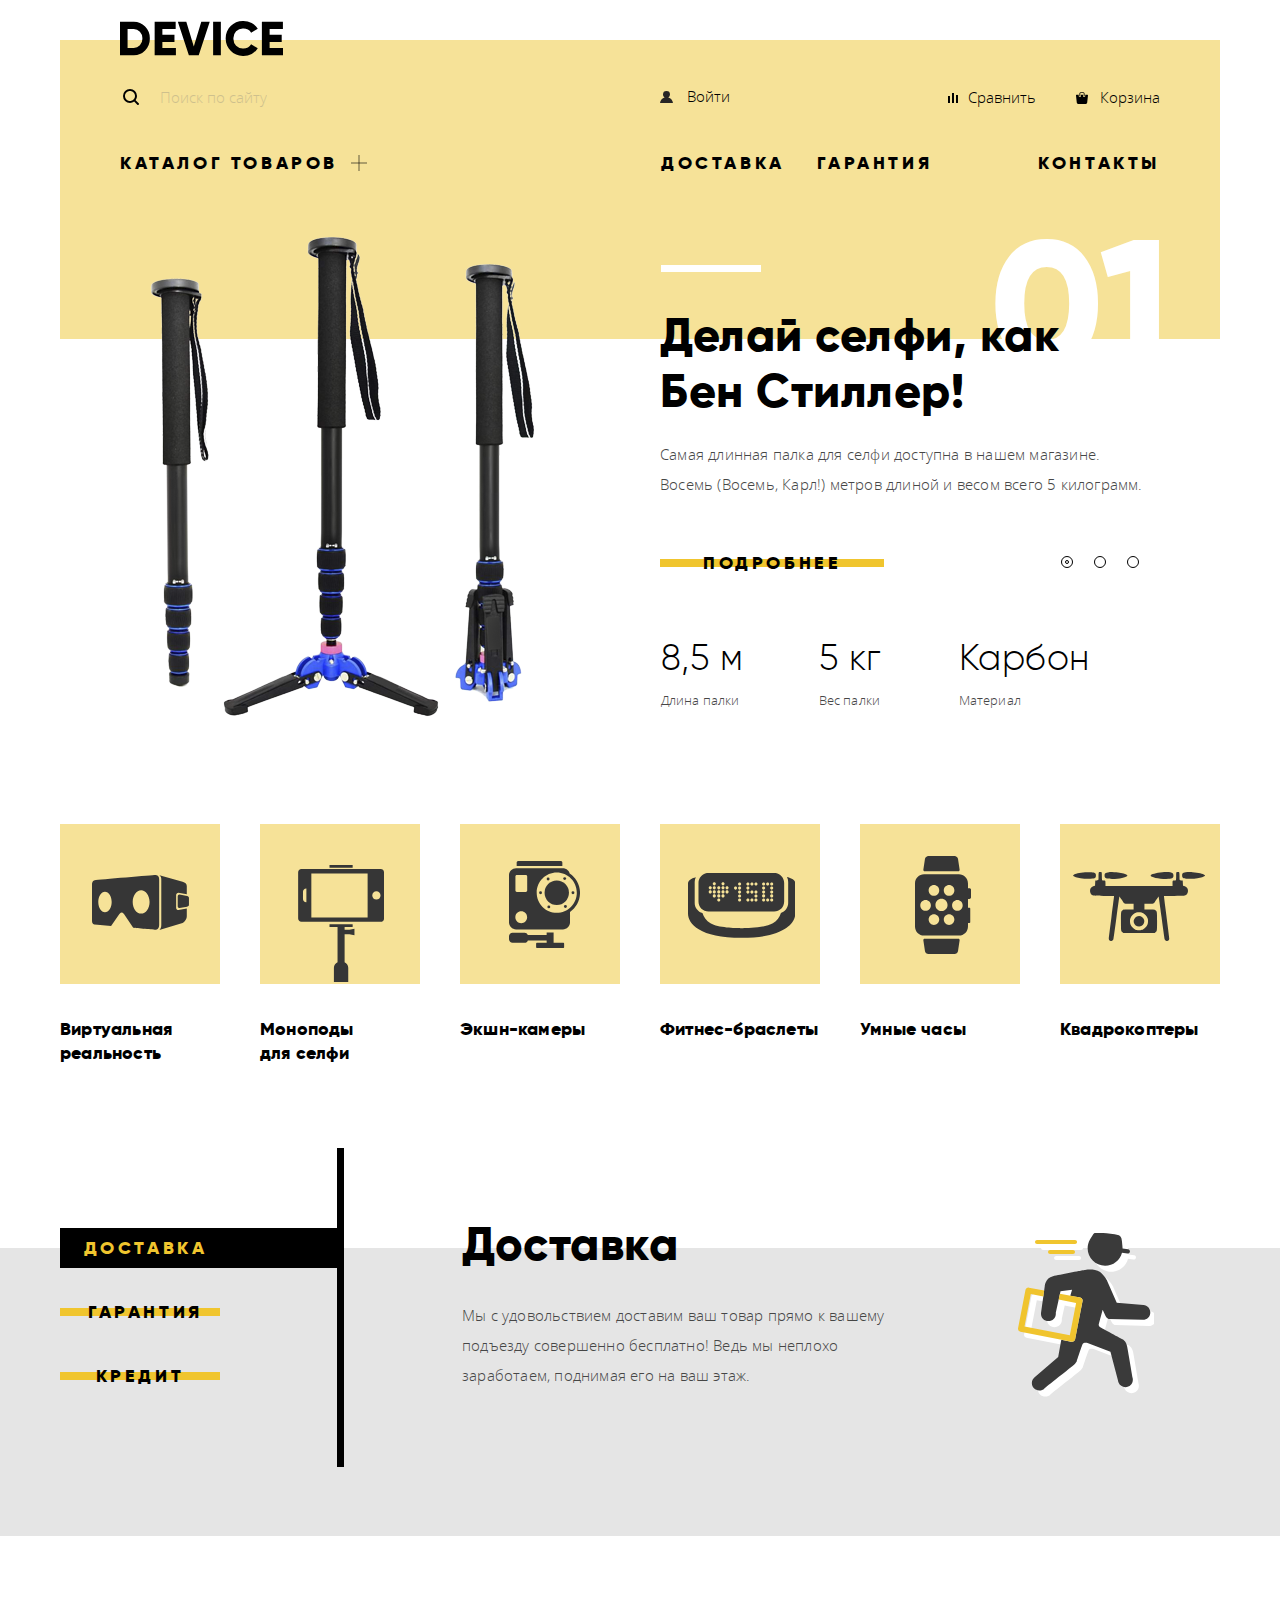
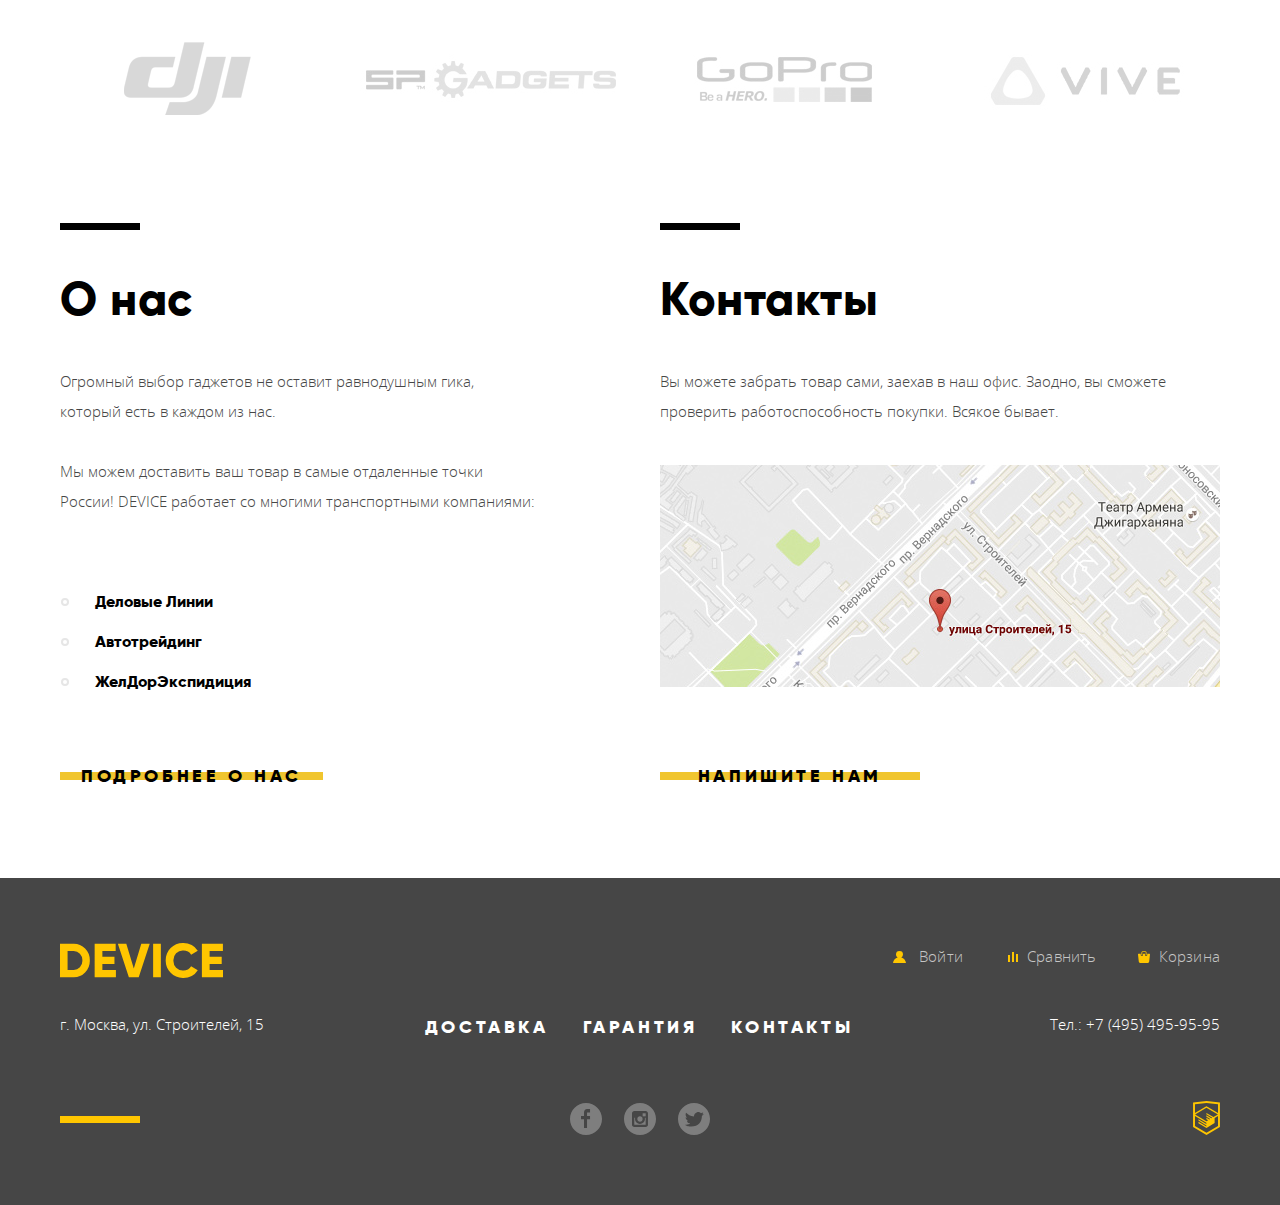
<file: index.html>
<!DOCTYPE html>
<html lang="ru">
	<head>
		<meta charset="utf-8">
		<title>HTML Academy: Девайс</title>
		<link rel="stylesheet" href="css/normalize.css">
		<link rel="stylesheet" href="css/style.min.css">
	</head>
	<body>

		<header class="page-header container">
			<div class="page-header__wrap">
				<span class="page-header__logo">
					<img src="img/logo.svg" alt="Device" width="163" height="35">
				</span>
				<div class="page-header__row">
					<form action="https://echo.htmlacademy.ru" class="page-header__form" method="GET">
						<input type="search" class="page-header__search" placeholder="Поиск по сайту" name="search" required aria-label="search">
						<button type="submit" class="page-header__btn-search">Найти</button>
					</form>
					<ul class="page-header__account">
						<li class="page-header__account-item"><a href="#" class="page-header__login page-header__link-general">Войти</a></li>
					</ul>
					<a href="#" class="page-header__compare page-header__link-general">Сравнить</a>
					<a href="#" class="page-header__cart page-header__link-general">Корзина</a>
				</div>
				<nav>
					<ul class="page-header__nav">
						<li class="page-header__catalog"><a href="#" class="page-header__link page-header__link-general">Каталог товаров</a>
							<ul class="page-header__sub-nav">
								<li>
									<a href="#" class="page-header__sub-link page-header__link-general">Виртуальная реальность</a>
									<a href="catalog.html" class="page-header__sub-link page-header__link-general">Моноподы для селфи</a>
									<a href="#" class="page-header__sub-link page-header__link-general">Экшн-камеры</a>
								</li>
								<li>
									<a href="#" class="page-header__sub-link page-header__link-general">Фитнес-браслеты</a>
									<a href="#" class="page-header__sub-link page-header__link-general">Умные часы</a>
								</li>
								<li>
									<a href="#" class="page-header__sub-link page-header__link-general">Квадракоптеры</a>
								</li>
							</ul>
						</li>
						<li class="page-header__delivery">
							<a href="#" class="page-header__link page-header__link-general">Доставка</a>
						</li>
						<li class="page-header__guarantee">
							<a href="#" class="page-header__link page-header__link-general">Гарантия</a>
						</li>
						<li>
							<a href="#" class="page-header__link page-header__link-general">Контакты</a>
						</li>
					</ul>
				</nav>
			</div>
		</header>
		
		<main>
			
			<section class="slider-promo container">
				<h2 class="visually-hidden">Промо-товары</h2>
				<div class="slider-promo__controls">
					<input type="radio" name="slider-promo" id="slider-promo_1" class="slider-promo__controls-item" checked><label for="slider-promo_1">1 слайд</label>
					<input type="radio" name="slider-promo" id="slider-promo_2" class="slider-promo__controls-item"><label for="slider-promo_2">2 слайд</label>
					<input type="radio" name="slider-promo" id="slider-promo_3" class="slider-promo__controls-item"><label for="slider-promo_3">3 слайд</label>
				</div>
				<article class="slider-promo__item slider-promo__item--active">
					<h3 class="visually-hidden">Селфи-палка</h3>
					<span class="slider-promo__number">01</span>
					<img src="img/slider-1.png" alt="Палка для селфи" class="slider-promo__img" width="384" height="486">
					<div class="slider-promo__column-right">
						<b class="slider-promo__promo-text general-header">Делай селфи, как Бен Стиллер!</b>
						<p class="slider-promo__description">Самая длинная палка для селфи доступна в нашем магазине. Восемь (Восемь, Карл!) метров длиной и весом всего 5 килограмм.</p>
						<a href="#" class="slider-promo__link general-button">Подробнее</a>
						<table class="slider-promo__characteristic">
							<tr>
								<td>8,5 м</td>
								<td>5 кг</td>
								<td>Карбон</td>
							</tr>
							<tr>
								<th>Длина палки</th>
								<th>Вес палки</th>
								<th>Материал</th>
							</tr>
						</table>
					</div>	
				</article>

				<article class="slider-promo__item">
					<h3 class="visually-hidden">Фитнес-браслет</h3>
					<span class="slider-promo__number">02</span>
					<img src="img/slider-2.png" alt="Фитнес-браслет" class="slider-promo__img" width="345" height="485">
					<div class="slider-promo__column-right">
						<b class="slider-promo__promo-text general-header">Худеем правильно!</b>
						<p class="slider-promo__description">Мотивирующие фитнес-браслеты помогут найти в себе силы не пропускать занятия и соблюдать диету.</p>
						<a href="#" class="slider-promo__link general-button">Подробнее</a>
						<table class="slider-promo__characteristic">
							<tr>
								<td>48 часов</td>
							</tr>
							<tr>
								<th>Без подзарядки</th>
							</tr>
						</table>
					</div>
				</article>

				<article class="slider-promo__item">
					<h3 class="visually-hidden">Квадрокоптер</h3>
					<span class="slider-promo__number">03</span>
					<img src="img/slider-3.png" alt="Квадрокоптер" class="slider-promo__img" width="526" height="334">
					<div class="slider-promo__column-right">
						<b class="slider-promo__promo-text general-header">Порхает как бабочка, жалит как пчела!</b>
						<p class="slider-promo__description">Этот обычный, на первый взгляд, квадрокоптер оснащен мощным лазером, замаскированным под стандартную камеру.</p>
						<a href="#" class="slider-promo__link general-button">Подробнее</a>
						<table class="slider-promo__characteristic">
							<tr>
								<td>800 м</td>
								<td>50 м</td>
							</tr>
							<tr>
								<th>Дальность полета</th>
								<th>Радиус поражения</th>
							</tr>
						</table>
					</div>
				</article>
		
			</section>

			<nav class="container">
				<ul class="page-nav">
					<li class="page-nav__list">
						<a class="page-nav__link" href="#">
							<div class="page-nav__img">
								<img src="img/nav-1.svg" alt="Виртуальная реальность" width="97" height="55">
							</div>
							<h3>Виртуальная реальность</h3>
						</a>
					</li>
					<li class="page-nav__list">
						<a class="page-nav__link" href="catalog.html">
							<div class="page-nav__img">
								<img src="img/nav-2.svg" alt="Моноподы для селфи" width="86" height="117">
							</div>
							<h3>Моноподы для селфи</h3>
						</a>
					</li>
					<li class="page-nav__list">
						<a class="page-nav__link" href="#">
							<div class="page-nav__img">
								<img src="img/nav-3.svg" alt="Экшн-камеры" width="71" height="87">
							</div>
							<h3>Экшн-камеры</h3>
						</a>
					</li>
					<li class="page-nav__list">
						<a class="page-nav__link" href="#">
							<div class="page-nav__img">
								<img src="img/nav-4.svg" alt="Фитнес-браслеты" width="107" height="65">
							</div>
							<h3>Фитнес-браслеты</h3>
						</a>
					</li>
					<li class="page-nav__list">
						<a class="page-nav__link" href="#">
							<div class="page-nav__img">
								<img src="img/nav-5.svg" alt="Умные часы" width="56" height="98">
							</div>
							<h3>Умные часы</h3>
						</a>
					</li>
					<li class="page-nav__list">
						<a class="page-nav__link" href="#">
							<div class="page-nav__img">
								<img src="img/nav-6.svg" alt="Квадрокоптеры" width="132" height="69">
							</div>
							<h3>Квадрокоптеры</h3>
						</a>
					</li>
				</ul>
			</nav>

			<section class="slider">
				<h2 class="visually-hidden">Сервисы</h2>
				<div class="slider__wrap container">
					<section class="slider__nav">
						<h3 class="visually-hidden">Навигация по сервисам</h3>
						<input type="radio" name="slider" id="slider_1" class="slider-input visually-hidden" checked><label for="slider_1" class="slider__button general-button">Доставка</label>
						<input type="radio" name="slider" id="slider_2" class="slider-input visually-hidden"><label for="slider_2" class="slider__button general-button">Гарантия</label>
						<input type="radio" name="slider" id="slider_3" class="slider-input visually-hidden"><label for="slider_3" class="slider__button general-button">Кредит</label>
					</section>
					<section class="slider__item slider__item--active">
						<h3 class="slider__header general-header">Доставка</h3>
						<p class="slider__description">Мы с удовольствием доставим ваш товар прямо к вашему подъезду совершенно бесплатно! Ведь мы неплохо заработаем, поднимая его на ваш этаж.</p>
					</section>
					<section class="slider__item">
						<h3 class="slider__header general-header">Гарантия</h3>
						<p class="slider__description">Если из-за возгорания купленного у нас товара у вас сгорит дом — не переживайте, мы выдадим вам новый. Товар, не дом, конечно же.</p>
					</section>
					<section class="slider__item">
						<h3 class="slider__header general-header">Кредит</h3>
						<p class="slider__description">Залезть в долговую яму стало проще! Кредитные консультанты подберут для вас наиболее выгодные условия кредита. Выгодные для нашего банка, разумеется.</p>
					</section>
				</div>
			</section>

			<section class="company container">
				<h2 class="visually-hidden">Партнерские компании</h2>
				<ul class="company__list">
					<li class="company__list-item"><a href="#"><img src="img/company-logo-1.png" alt="DJI" width="260" height="100"></a></li>
					<li class="company__list-item"><a href="#"><img src="img/company-logo-2.png" alt="SP Gadgets" width="260" height="100"></a></li>
					<li class="company__list-item"><a href="#"><img src="img/company-logo-3.png" alt="GoPro" width="260" height="100"></a></li>
					<li class="company__list-item"><a href="#"><img src="img/company-logo-4.png" alt="Vive" width="260" height="100"></a></li>
				</ul>
			</section>

			<section class="info-us container">
				<h2 class="visually-hidden">Информация о нас</h2>

				<section class="info-us__about-us">
					<h3 class="info-us__header general-header">О нас</h3>
					<p class="info-us__text">Огромный выбор гаджетов не оставит равнодушным гика, который есть в каждом из нас.</p>
					<p class="info-us__text">Мы можем доставить ваш товар в самые отдаленные точки России! DEVICE работает со многими транспортными компаниями:</p>
					<ul class="info-us__list">
						<li class="info-us__list-item">Деловые Линии</li>
						<li class="info-us__list-item">Автотрейдинг</li>
						<li class="info-us__list-item">ЖелДорЭкспидиция</li>
					</ul>
					<a href="us.html" class="general-button">Подробнее о нас</a>
				</section>

				<section class="info-us__contacts">
					<h3 class="info-us__header general-header">Контакты</h3>
					<p class="info-us__text">Вы можете забрать товар сами, заехав в наш офис. Заодно, вы сможете проверить работоспособность покупки. Всякое бывает.</p>
					<a href="map.html" class="info-us__map"><img src="img/map.jpg" alt="город Москва, улица Строителей, 15" width="560" height="222"></a>
					<a href="#" class="info-us__button general-button">Напишите нам</a>
				</section>

			</section>

		</main>

		<footer class="page-footer">
			<div class="page-footer__row-1 container">
				<span class="page-footer__logo"><img src="img/logo--yellow.svg" alt="Device" width="163" height="35"></span>
				<div class="page-footer__wrap-row1">
					<ul class="page-footer__account">
						<li class="page-footer__account-item"><a href="#" class="page-footer__login page-footer__link-general">Войти</a></li>
					</ul>
					<a href="#" class="page-footer__compare page-footer__link-general">Сравнить</a>
					<a href="#" class="page-footer__cart page-footer__link-general">Корзина</a>
				</div>
			</div>
			<div class="page-footer__row-2 container">
				<address class="page-footer__address">г. Москва, ул. Строителей, 15</address>
				<ul class="page-footer__wrap-nav">
					<li class="page-footer__nav-item"><a href="#" class="page-footer__info-link">Доставка</a></li>
					<li class="page-footer__nav-item"><a href="#" class="page-footer__info-link">Гарантия</a></li>
					<li class="page-footer__nav-item"><a href="#" class="page-footer__info-link">Контакты</a></li>
				</ul>
				<address class="page-footer__telephone">Тел.: +7 (495) 495-95-95</address>
			</div>
			<div class="page-footer__row-3 container">
				<ul class="page-footer__wrap-social">
					<li><a class="page-footer__social-item page-footer__social-fb" href="#">Facebook</a></li>
					<li><a class="page-footer__social-item page-footer__social-inst" href="#">Instagram</a></li>
					<li><a class="page-footer__social-item page-footer__social-tw" href="#">Twitter</a></li>
				</ul>
				<a class="page-footer__html" href="https://htmlacademy.ru/intensive/htmlcss" aria-label="html academy">
					<img src="img/logo-html.svg" alt="HTML Academy" width="27" height="34">
				</a>
			</div>
		</footer>

		<section class="write-us modal">
			<h2 class="visually-hidden">Форма обратной связи</h2>
			<a href="#" class="close-popup">Закрыть отправку формы</a>
			<form action="https://echo.htmlacademy.ru" class="write-us__form" method="POST">
				<label for="name">Ваше имя:</label>
				<label for="email">Ваш e-mail:</label>
				<input class="input" type="text" id="name" name="name" placeholder="Имя Фамилия">
				<input class="input" type="email" id="email" name="email" placeholder="email@example.com">
				<label for="letter">Текст письма:</label>
				<textarea class="input" name="letter" id="letter" placeholder="В свободной форме"></textarea>
				<button type="submit" class="write-us___button general-button">Отправить</button>
			</form>
		</section>

		<section class="map-popup modal">
			<h2 class="visually-hidden">Наш адрес</h2>
			<iframe src="https://yandex.ru/map-widget/v1/?um=constructor%3Aaeb329ddce76465fb7291ab5f959749f861e3bd35402120ee6c3a947b283ca47&amp;source=constructor" width="960" height="559"></iframe>
			<a href="#" class="close-popup">Закрыть карту</a>
		</section>

		<div class="overlay"></div>
		
		<script src="js/main.min.js"></script>
	</body>
</html>
</file>
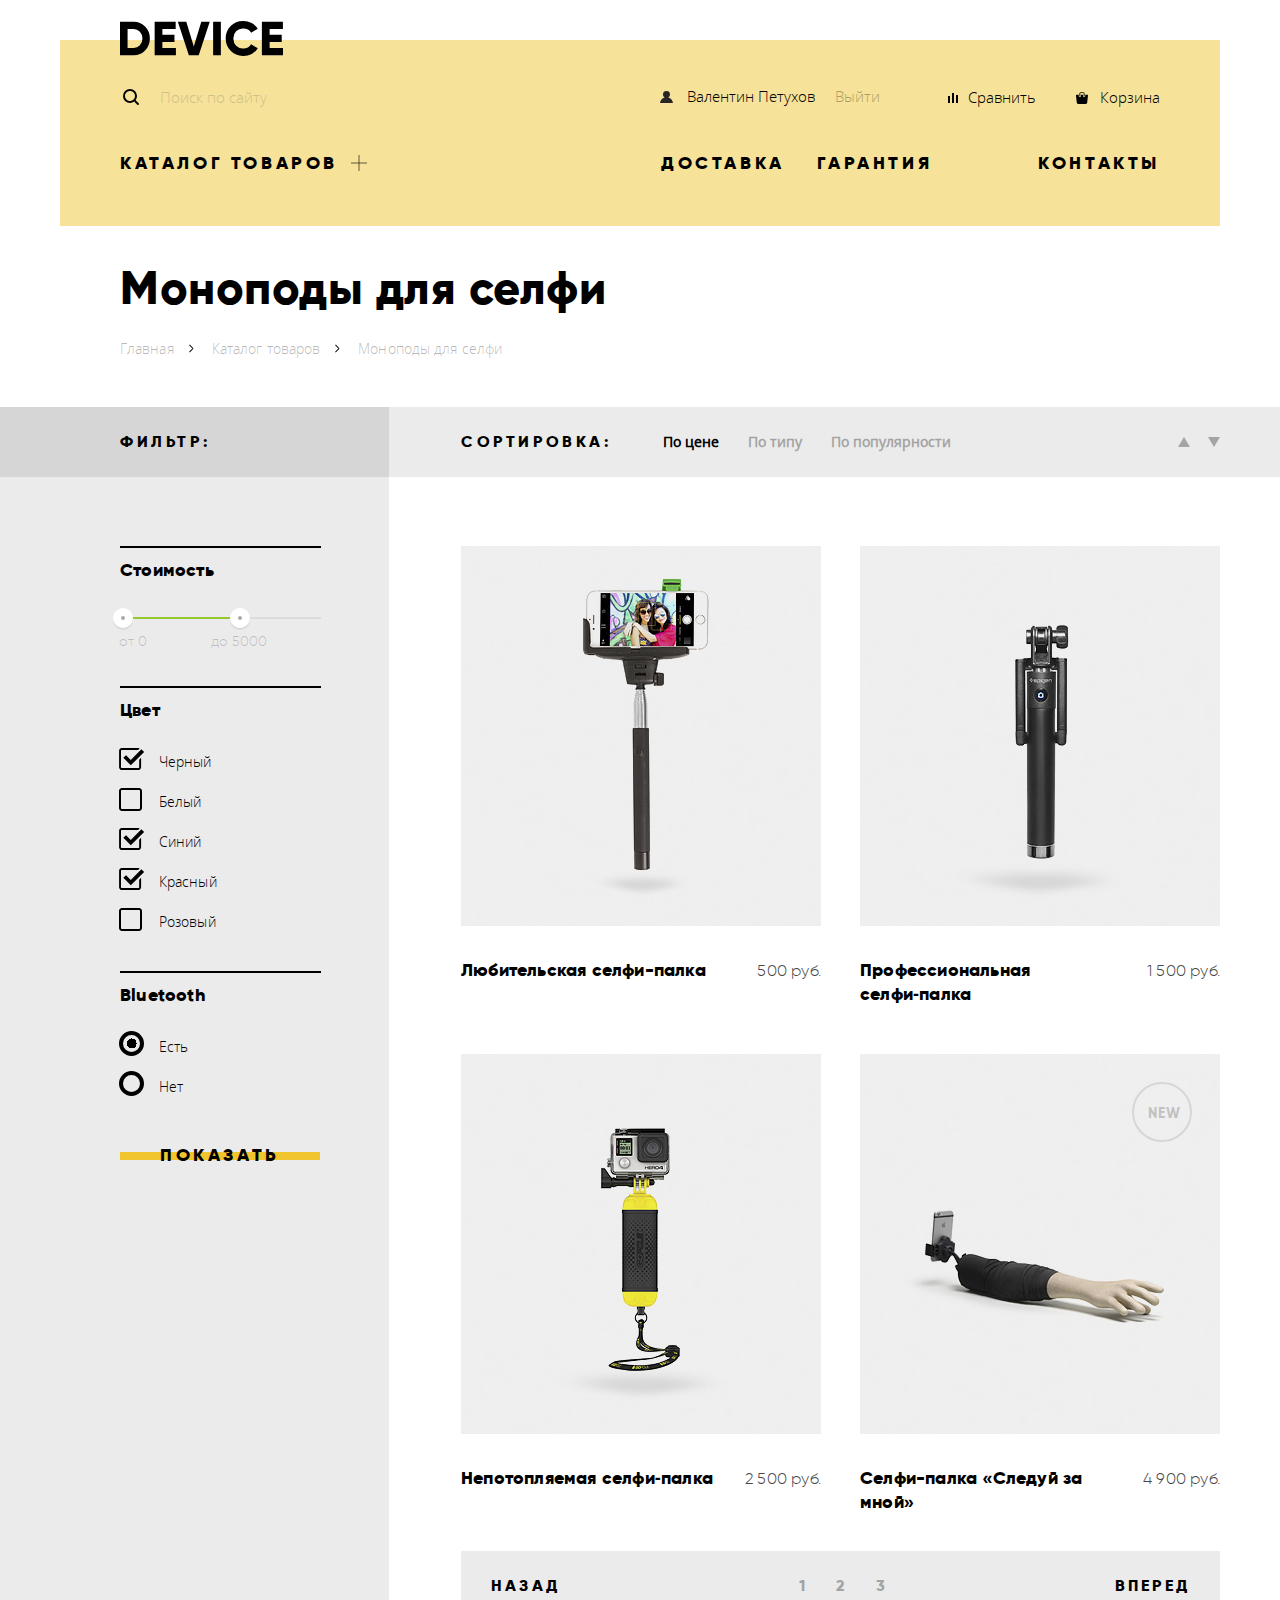
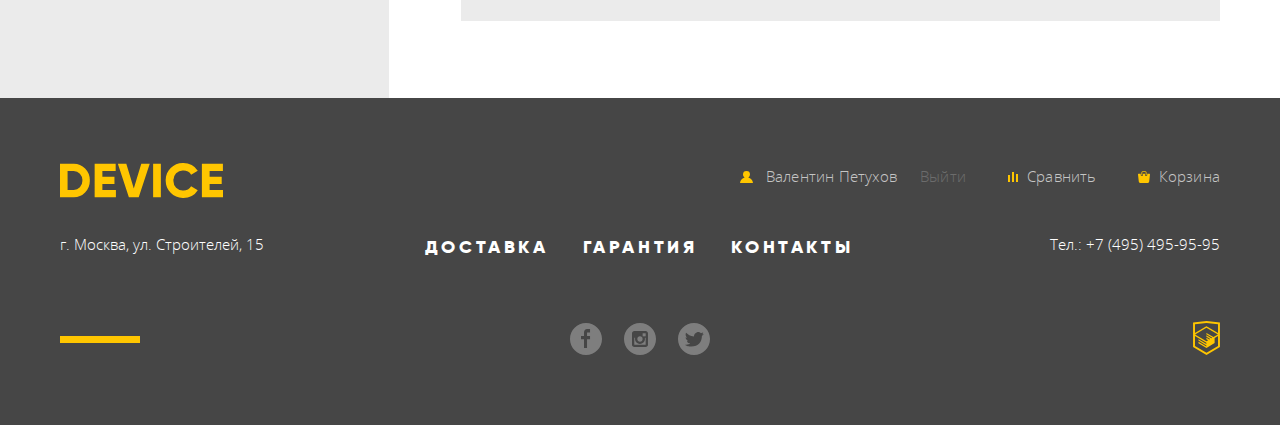
<file: catalog.html>
<!DOCTYPE html>
<html lang="ru">
  <head>
    <meta charset="utf-8">
    <title>HTML Academy: Девайс | Каталог</title>
    <link rel="stylesheet" href="css/normalize.css">
    <link rel="stylesheet" href="css/style.min.css">
  </head>
  <body>

    <header class="page-header container">
      <div class="page-header__wrap">
        <a href="index.html" class="page-header__logo">
          <img src="img/logo.svg" alt="Device" width="163" height="35">
        </a>
        <div class="page-header__row">
          <form action="https://echo.htmlacademy.ru" class="page-header__form" method="GET">
            <input type="search" class="page-header__search" placeholder="Поиск по сайту" name="search" required  aria-label="search">
            <button type="submit" class="page-header__btn-search">Найти</button>
          </form>
          <ul class="page-header__account">
            <li class="page-header__account-item"><a href="#" class="page-header__login page-header__link-general">Валентин Петухов</a></li>
            <li class="page-header__account-item"><a href="#" class="page-header__login page-header__login--exit page-header__link-general">Выйти</a></li>
          </ul>
          <a href="#" class="page-header__compare page-header__link-general">Сравнить</a>
          <a href="#" class="page-header__cart page-header__link-general">Корзина</a>
        </div>
        <nav>
          <ul class="page-header__nav">
            <li class="page-header__catalog"><a href="#" class="page-header__link page-header__link-general">Каталог товаров</a>
              <ul class="page-header__sub-nav">
                <li>
                  <a href="#" class="page-header__sub-link page-header__link-general">Виртуальная реальность</a>
                  <a href="catalog.html" class="page-header__sub-link page-header__link-general">Моноподы для селфи</a>
                  <a href="#" class="page-header__sub-link page-header__link-general">Экшн-камеры</a>
                </li>
                <li>
                  <a href="#" class="page-header__sub-link page-header__link-general">Фитнес-браслеты</a>
                  <a href="#" class="page-header__sub-link page-header__link-general">Умные часы</a>
                </li>
                <li>
                  <a href="#" class="page-header__sub-link page-header__link-general">Квадракоптеры</a>
                </li>
              </ul>
            </li>
            <li class="page-header__delivery">
              <a href="#" class="page-header__link page-header__link-general">Доставка</a>
            </li>
            <li class="page-header__guarantee">
              <a href="#" class="page-header__link page-header__link-general">Гарантия</a>
            </li>
            <li>
              <a href="#" class="page-header__link page-header__link-general">Контакты</a>
            </li>
          </ul>
        </nav>
      </div>
    </header>
    
    <main>

      <section class="catalog-nav container">
        <div class="catalog-nav__wrap">
          <h2 class="general-header catalog-nav__header">Моноподы для селфи</h2>
          <ul class="breadcrumb">
            <li><a href="index.html" class="breadcrumb-item">Главная</a></li>
            <li><a href="#" class="breadcrumb-item">Каталог товаров</a></li>
            <li><span class="breadcrumb-item">Моноподы для селфи</span></li>
          </ul>
        </div>
      </section>

      <div class="catalog-head">
        <div class="container catalog-wrap">
          <div class="catalog-left-column">
            <h2 class="filter__header">Фильтр:</h2>
          </div>
          <section class="catalog-right-column sort">
            <h2 class="sort__header">Сортировка:</h2>
            <span class="sort__text">По цене</span>
            <a href="#" class="sort__text">По типу</a>
            <a href="#" class="sort__text">По популярности</a>
            <a href="#" class="sort__btn">По убыванию</a>
            <a class="sort__btn sort__btn--down">По возрастанию</a>
          </section>
        </div>
      </div>

      <div class="catalog-container">
        <div class="container catalog-wrap">

          <section class="catalog-left-column filter">
            <h2 class="visually-hidden">Фильтр</h2>
            <form action="https://echo.htmlacademy.ru" method="GET">
              <fieldset class="filter__field">
                <legend class="filter__field-header">Стоимость</legend>
                <div class="cost__range">
                  <div class="cost__slider cost__slider--left" tabindex="0">
                    <span class="cost__slider-value">от 0</span>
                  </div>
                  <div class="cost__slider cost__slider--right" tabindex="0">
                    <span class="cost__slider-value">до 5000</span>
                  </div>
                </div>
              </fieldset>
              <fieldset class="filter__field">
                <legend class="filter__field-header">Цвет</legend>
                <input type="checkbox" name="color" value="black" id="color-black" class="filter__checkbox" checked>
                <label for="color-black" class="filter__label">Черный</label>
                <input type="checkbox" name="color" value="white" id="color-white" class="filter__checkbox">
                <label for="color-white" class="filter__label">Белый</label>
                <input type="checkbox" name="color" value="blue" id="color-blue" class="filter__checkbox" checked>
                <label for="color-blue" class="filter__label">Синий</label>
                <input type="checkbox" name="color" value="red" id="color-red" class="filter__checkbox" checked>
                <label for="color-red" class="filter__label">Красный</label>
                <input type="checkbox" name="color" value="pink" id="color-pink" class="filter__checkbox">
                <label for="color-pink" class="filter__label">Розовый</label>
              </fieldset>
              <fieldset class="filter__field">
                <legend class="filter__field-header">Bluetooth</legend>
                <input type="radio" name="bluetooth" value="on" id="bluetooth-is" class="filter__radio-btn" checked><label for="bluetooth-is" class="filter__label">Есть</label>
                <input type="radio" name="bluetooth" value="off" id="bluetooth-no" class="filter__radio-btn"><label for="bluetooth-no" class="filter__label">Нет</label>
              </fieldset>
              <button type="submit" class="filter__submit general-button">Показать</button>
            </form>
          </section>


          <div class="catalog-right-column catalog__list">
            <article class="catalog__item">
              <div class="catalog__item-bg">
                <img src="img/item-1.jpg" alt="Селфи-палка" width="360" height="380">
                <a href="#" class="catalog__item-added-cart general-button">В корзину</a>
                <a href="#" class="catalog__item-compare">Добавить к сравнению</a>
              </div>
              <a href="#" class="catalog__item-header">Любительская селфи-палка</a>
              <span class="catalog__item-price">500 руб.</span>
            </article>
            <article class="catalog__item">
              <div class="catalog__item-bg">
                <img src="img/item-2.jpg" alt="Селфи-палка" width="360" height="380">
                <a href="#" class="catalog__item-added-cart general-button">В корзину</a>
                <a href="#" class="catalog__item-compare">Добавить к сравнению</a>
              </div>
              <a href="#" class="catalog__item-header">Профессиональная селфи&#8209;палка</a>
              <span class="catalog__item-price">1 500 руб.</span>
            </article>
            <article class="catalog__item">
              <div class="catalog__item-bg">
                <img src="img/item-3.jpg" alt="Селфи-палка" width="360" height="380">
                <a href="#" class="catalog__item-added-cart general-button">В корзину</a>
                <a href="#" class="catalog__item-compare">Добавить к сравнению</a>
              </div>
              <a href="#" class="catalog__item-header">Непотопляемая селфи&#8209;палка</a>
              <span class="catalog__item-price">2 500 руб.</span>
            </article>
            <article class="catalog__item catalog__item--new">
              <div class="catalog__item-bg">
                <img src="img/item-4.jpg" alt="Селфи-палка" width="360" height="380">
                <a href="#" class="catalog__item-added-cart general-button">В корзину</a>
                <a href="#" class="catalog__item-compare">Добавить к сравнению</a>
              </div>
              <a href="#" class="catalog__item-header">Селфи-палка «Следуй за мной»</a>
              <span class="catalog__item-price">4 900 руб.</span>
            </article>
            <div class="catalog__nav">
              <a href="#" class="catalog__nav-text">Назад</a>
              <a class="catalog__nav-text">1</a>
              <a href="#" class="catalog__nav-text">2</a>
              <a href="#" class="catalog__nav-text">3</a>
              <a href="#" class="catalog__nav-text">Вперед</a>
            </div>
          </div>

        </div>
      </div>

    </main>

    <footer class="page-footer">
      <div class="page-footer__row-1 container">
        <a href="index.html" class="page-footer__logo"><img src="img/logo--yellow.svg" alt="Device" width="163" height="35"></a>
        <div class="page-footer__wrap-row1">
          <ul class="page-footer__account">
            <li class="page-footer__account-item"><a href="#" class="page-footer__login page-footer__link-general">Валентин Петухов</a></li>
            <li class="page-footer__account-item"><a href="#" class="page-footer__login page-footer__login--exit page-footer__link-general">Выйти</a></li>
          </ul>
          <a href="#" class="page-footer__compare page-footer__link-general">Сравнить</a>
          <a href="#" class="page-footer__cart page-footer__link-general">Корзина</a>
        </div>
      </div>
      <div class="page-footer__row-2 container">
        <address class="page-footer__address">г. Москва, ул. Строителей, 15</address>
        <ul class="page-footer__wrap-nav">
          <li class="page-footer__nav-item"><a href="#" class="page-footer__info-link">Доставка</a></li>
          <li class="page-footer__nav-item"><a href="#" class="page-footer__info-link">Гарантия</a></li>
          <li class="page-footer__nav-item"><a href="#" class="page-footer__info-link">Контакты</a></li>
        </ul>
        <address class="page-footer__telephone">Тел.: +7 (495) 495-95-95</address>
      </div>
      <div class="page-footer__row-3 container">
        <ul class="page-footer__wrap-social">
          <li><a class="page-footer__social-item page-footer__social-fb" href="#">Facebook</a></li>
          <li><a class="page-footer__social-item page-footer__social-inst" href="#">Instagram</a></li>
          <li><a class="page-footer__social-item page-footer__social-tw" href="#">Twitter</a></li>
        </ul>
        <a class="page-footer__html" href="https://htmlacademy.ru/intensive/htmlcss" aria-label="html academy">
          <img src="img/logo-html.svg" alt="HTML Academy" width="27" height="34">
        </a>
      </div>
    </footer>

  </body>
</html>
</file>
<file: css/style.min.css>
@font-face{font-family:Gilroy;font-weight:300;src:url(../fonts/gilroylight.woff2) format("woff2"),url(../fonts/gilroylight.woff) format("woff")}@font-face{font-family:Gilroy;font-weight:800;src:url(../fonts/gilroyextrabold.woff2) format("woff2"),url(../fonts/gilroyextrabold.woff) format("woff")}@font-face{font-family:OpenSans;font-weight:400;src:url(../fonts/opensans.woff2) format("woff2"),url(../fonts/opensans.woff) format("woff")}@font-face{font-family:OpenSans;font-weight:300;src:url(../fonts/opensanslight.woff2) format("woff2"),url(../fonts/opensanslight.woff) format("woff")}*,::before,::after{-webkit-box-sizing:inherit;box-sizing:inherit}html{-webkit-box-sizing:border-box;box-sizing:border-box}body{font-family:Gilroy,Arial,sans-serif;font-weight:800;font-size:15px;line-height:20px;color:#000;background-color:#fff;min-width:1200px}.container{width:1200px;padding:0 20px;margin:0 auto}.visually-hidden{position:absolute;width:1px;height:1px;margin:-1px;border:0;padding:0;clip:rect(0 0 0 0);overflow:hidden}.general-button{font-family:Gilroy,Arial,sans-serif;font-weight:800;font-size:18px;line-height:40px;text-decoration:none;text-transform:uppercase;line-height:1.33;letter-spacing:3.6px;color:#000;border:none;display:inline-block;vertical-align:baseline;height:40px;padding:9px 43px;background:-webkit-linear-gradient(rgba(1,1,1,0) 16px,#f0c52e 16px,#f0c52e 24px,rgba(1,1,1,0) 24px);background:-o-linear-gradient(rgba(1,1,1,0) 16px,#f0c52e 16px,#f0c52e 24px,rgba(1,1,1,0) 24px);background:linear-gradient(rgba(1,1,1,0) 16px,#f0c52e 16px,#f0c52e 24px,rgba(1,1,1,0) 24px);cursor:pointer;white-space:nowrap}.general-button:hover,.general-button:focus{background:#f0c52e}.general-button:active{color:rgba(0,0,0,0.3)}.general-header{font-size:47px;line-height:1.02;letter-spacing:.5px}.page-header{margin-top:21px}.page-header__wrap{background:-webkit-linear-gradient(#fff 19px,#F6E298 19px);background:-o-linear-gradient(#fff 19px,#F6E298 19px);background:linear-gradient(#fff 19px,#F6E298 19px);padding:0 60px;padding-bottom:50px}.page-header__row,.page-header__nav{margin-top:11px;display:-webkit-box;display:-ms-flexbox;display:flex;-ms-flex-wrap:wrap;flex-wrap:wrap;-ms-flex-pack:distribute;justify-content:space-around;-ms-flex-line-pack:center;align-content:center}a.page-header__logo:hover,a.page-footer__logo:hover{opacity:.6}a.page-header__logo:active,a.page-footer__logo:active{opacity:.3}.page-header__form{-ms-flex-preferred-size:540px;flex-basis:540px;position:relative}.page-header__search{font-family:OpenSans,Arial,sans-serif;font-weight:300;font-size:15px;background:none;border:none;padding:15px;height:49px;width:356px;padding-left:40px;outline:none}.page-header__search::-webkit-input-placeholder{opacity:.3}.page-header__search:-ms-input-placeholder{opacity:.3}.page-header__search::-ms-input-placeholder{opacity:.3}.page-header__search::placeholder{opacity:.3}.page-header__search:hover::-webkit-input-placeholder{opacity:.6}.page-header__search:hover:-ms-input-placeholder{opacity:.6}.page-header__search:hover::-ms-input-placeholder{opacity:.6}.page-header__search:hover::placeholder{opacity:.6}.page-header__search:focus::-webkit-input-placeholder{opacity:1}.page-header__search:focus:-ms-input-placeholder{opacity:1}.page-header__search:focus::-ms-input-placeholder{opacity:1}.page-header__search:focus::placeholder{opacity:1}.page-header__search:focus{height:49px;border-bottom:2px solid #000}.page-header__search:focus + .page-header__btn-search{display:inline-block;vertical-align:bottom}.page-header__btn-search:hover{background-color:#000;color:#fff;display:-webkit-inline-box;display:-ms-inline-flexbox;display:inline-flex}.page-header__btn-search:active{color:#4C4C4C}.page-header__form::before,.page-header__account-item:first-child .page-header__login::before,.page-header__compare::before,.page-header__cart::before{content:"";display:block;position:absolute;background-size:contain;-webkit-transform:translateY(-50%);-ms-transform:translateY(-50%);transform:translateY(-50%);top:11px;left:0}.page-header__form::before{background-image:url(../img/search.svg);top:50%;width:16px;height:16px;left:3px}.page-header__btn-search{font-family:OpenSans,Arial,sans-serif;font-weight:300;-webkit-box-sizing:border-box;box-sizing:border-box;height:49px;font-size:15px;padding:0 20px;background:none;border:2px solid #000;position:absolute;left:356px;display:none}.page-header__account{margin:0;padding:0;margin-right:auto;list-style:none;-ms-flex-item-align:center;-ms-grid-row-align:center;align-self:center;display:-webkit-box;display:-ms-flexbox;display:flex}.page-header__link-general{color:#000;text-decoration:none}.page-header__link-general:hover{opacity:.6}.page-header__link-general:active{opacity:.3}.page-header__login{margin-right:20px}.page-header__login--exit{opacity:.3}.page-header__login--exit:active{opacity:.1}.page-header__account-item:first-child .page-header__login,.page-header__compare,.page-header__cart{font-family:OpenSans,Arial,sans-serif;font-weight:300;font-size:15px;padding-left:27px;position:relative;-ms-flex-item-align:center;-ms-grid-row-align:center;align-self:center}.page-header__login{font-family:OpenSans,Arial,sans-serif;font-weight:300;font-size:15px}.page-header__account-item:first-child .page-header__login::before{background-image:url(../img/user.svg);width:13px;height:12px}.page-header__compare::before{background-image:url(../img/compare.svg);width:10px;height:10px}.page-header__cart::before{background-image:url(../img/cart.svg);width:12px;height:12px}.page-header__compare{margin-right:40px;padding-left:20px}.page-header__cart{padding-left:24px}.page-header__nav,.page-header__sub-nav{margin:0;padding:0;list-style:none}.page-header__nav{margin-top:31px;position:relative}.page-header__catalog{padding-right:40px;margin-right:283px}.page-header__catalog .page-header__link{position:relative}.page-header__catalog .page-header__link::before,.page-header__catalog .page-header__link::after{content:"";display:block;position:absolute;height:2px;width:16px;background-color:#000;opacity:.3;right:-29px;-webkit-transform:translateY(-50%);-ms-transform:translateY(-50%);transform:translateY(-50%);top:50%}.page-header__catalog .page-header__link::after{-webkit-transform-origin:center;-ms-transform-origin:center;transform-origin:center;-webkit-transform:rotate(90deg);-ms-transform:rotate(90deg);transform:rotate(90deg);top:calc(50% - 1px)}.page-header__delivery{margin-right:auto}.page-header__guarantee{margin-right:106px}.page-header__sub-nav{-webkit-box-sizing:border-box;box-sizing:border-box;width:1160px;padding-top:22px;padding-bottom:25px;padding-left:60px;background-color:#F6E298;position:absolute;z-index:5;left:-60px;top:100%;-ms-flex-wrap:wrap;flex-wrap:wrap;-ms-flex-line-pack:start;align-content:flex-start;display:none}.page-header__sub-nav a{display:block;margin-bottom:16px}.page-header__catalog:hover .page-header__sub-nav{display:-webkit-box;display:-ms-flexbox;display:flex}.page-header__sub-nav li{margin-top:8px;margin-right:58px}.page-header__sub-nav li:last-child{margin-left:16px}.page-header__link{font-family:Gilroy,Arial,sans-serif;font-weight:800;font-size:18px;text-transform:uppercase;line-height:1.33;letter-spacing:3.6px}.page-header__sub-link{font-family:OpenSans,Arial,sans-serif;font-weight:300;font-size:15px;letter-spacing:.2px}.slider-promo{position:relative}.slider-promo__item{background:-webkit-linear-gradient(#F6E298 113px,#fff 113px);background:-o-linear-gradient(#F6E298 113px,#fff 113px);background:linear-gradient(#F6E298 113px,#fff 113px);position:relative;display:none;-webkit-box-pack:justify;-ms-flex-pack:justify;justify-content:space-between;margin-bottom:48px}.slider-promo__item--active{display:-webkit-box;display:-ms-flexbox;display:flex}.slider-promo__controls{position:absolute;right:83px;top:326px;z-index:5}.slider-promo__controls-item{width:1px;height:1px;margin:-1px;border:0;padding:0;clip:rect(0 0 0 0);opacity:0;overflow:hidden;outline:none}.slider-promo__controls-item + label{font-size:0;position:relative;display:inline-block;vertical-align:baseline;height:12px;width:12px;padding:0;border:1px solid #000;border-radius:50%;background:none;margin-right:18px;cursor:pointer}.slider-promo__controls-item:checked + label{cursor:default}.slider-promo__controls-item:checked + label::before{content:"";display:block;width:4px;height:4px;position:absolute;border:1px solid #000;border-radius:50%;top:3px;left:3px}.slider-promo__controls-item:focus + label{-webkit-box-shadow:0 0 1px 2px rgba(0,153,255,0.5);box-shadow:0 0 1px 2px rgba(0,153,255,0.5)}.slider-promo__number{position:absolute;top:70px;right:48px;color:#fff;font-size:180px}.slider-promo__number::before{content:"";display:block;width:100px;height:7px;background-color:#fff;position:absolute;left:-329px;top:-31px}.slider-promo__img{margin:auto;padding-bottom:50px;-webkit-box-sizing:content-box;box-sizing:content-box}.slider-promo__item:nth-of-type(1) .slider-promo__img{padding-top:0;padding-right:36px}.slider-promo__item:nth-of-type(2) .slider-promo__img{margin-top:15px;padding-right:23px;padding-bottom:0}.slider-promo__item:nth-of-type(3) .slider-promo__img{margin-top:68px;padding-right:12px}.slider-promo__column-right{-ms-flex-preferred-size:calc(50% - 20px);flex-basis:calc(50% - 20px);padding-top:82px;padding-bottom:60px;z-index:1}.slider-promo__promo-text{display:inline-block;vertical-align:baseline;margin-right:160px;line-height:1.19;letter-spacing:.5px}.slider-promo__item:nth-of-type(2) .slider-promo__promo-text{margin-right:130px}.slider-promo__item:nth-of-type(3) .slider-promo__promo-text{margin-right:40px}.slider-promo__description{font-family:OpenSans,Arial,sans-serif;font-weight:300;font-size:15px;line-height:30px;letter-spacing:.2px;color:#464646;margin-right:70px;margin-top:19px;margin-bottom:44px}.slider-promo__item:nth-of-type(2) .slider-promo__description{margin-right:105px}.slider-promo__item:nth-of-type(3) .slider-promo__description{margin-right:90px}.slider-promo__characteristic{margin-top:46px;border-spacing:0 5px}.slider-promo__characteristic td{font-family:Gilroy,Arial,sans-serif;font-weight:300;font-size:36px;line-height:1.33;letter-spacing:.4px}.slider-promo__characteristic th{font-family:OpenSans,Arial,sans-serif;font-weight:300;font-size:13px;line-height:1.54;letter-spacing:.1px;text-align:left;color:#464646;border-spacing:30px 5px}.slider-promo__characteristic td:nth-child(1){min-width:158px}.slider-promo__characteristic td:nth-child(2){min-width:140px}.page-nav{margin:0;padding:0;display:-webkit-box;display:-ms-flexbox;display:flex;-ms-flex-wrap:wrap;flex-wrap:wrap;-webkit-box-pack:justify;-ms-flex-pack:justify;justify-content:space-between;margin-bottom:64px}.page-nav__list{list-style:none}.page-nav__link{display:block;width:160px;color:#000;text-decoration:none}.page-nav__link h3{font-family:Gilroy,Arial,sans-serif;font-weight:800;font-size:18px;line-height:1.33;letter-spacing:.2px}.page-nav__link:hover .page-nav__img{background-color:#f0c52e}.page-nav__link:active img,.page-nav__link:active h3{opacity:.3}.page-nav__img{height:160px;line-height:160px;background-color:#F6E298;text-align:center;margin-bottom:34px}.page-nav__link img{vertical-align:middle}.page-nav__list:nth-child(2) img{vertical-align:bottom}.page-nav__list:nth-child(1) img{margin-bottom:4px}.page-nav__list:nth-child(2) img{margin-left:2px;margin-bottom:2px}.page-nav__list:nth-child(3) img{margin-left:9px}.page-nav__list:nth-child(4) img{margin-left:3px;margin-top:2px}.page-nav__list:nth-child(5) img{margin-left:6px}.page-nav__list:nth-child(6) img{margin-right:2px;margin-top:4px}.page-nav__list:nth-child(2) h3{padding-right:35px}.slider{background:-webkit-linear-gradient(#fff 100px,#e5e5e5 100px);background:-o-linear-gradient(#fff 100px,#e5e5e5 100px);background:linear-gradient(#fff 100px,#e5e5e5 100px);padding-bottom:69px;margin-bottom:94px}.slider__wrap{display:-webkit-box;display:-ms-flexbox;display:flex}.slider__nav{-ms-flex-preferred-size:284px;flex-basis:284px;border-right:7px solid #000;padding-top:80px}.slider-input + label:active,.slider-input:checked + label{background:#000;color:#f0c52e;position:relative;cursor:default}.slider-input:checked + label::before,.slider-input + label:active::before{content:"";display:block;position:absolute;top:0;left:100%;height:40px;width:118px;background-color:#000}.slider__button{width:160px;padding-left:11px;padding-right:0;text-align:center;margin-bottom:24px}.slider__button:last-child{margin-bottom:71px;padding-left:0}.slider__item{display:none;width:550px;margin-top:26px;padding-left:118px;position:relative}.slider__item::after{content:"";display:block;position:absolute;background-repeat:no-repeat}.slider__item:nth-child(2)::after{width:136px;height:164px;background-image:url(../img/delivery.svg);top:59px;right:-260px}.slider__item:nth-child(3)::after{width:170px;height:194px;background-image:url(../img/warranty.svg);top:35px;right:-279px}.slider__item:nth-child(4)::after{width:156px;height:186px;background-image:url(../img/credit.svg);top:35px;right:-256px}.slider__item--active{display:block}.slider__header{margin-bottom:32px}.slider__description{font-family:OpenSans,Arial,sans-serif;font-size:15px;font-weight:300;line-height:2;letter-spacing:.2px;color:#464646}.company{margin-bottom:88px}.company__list{padding:0;list-style:none;display:-webkit-box;display:-ms-flexbox;display:flex;-ms-flex-wrap:wrap;flex-wrap:wrap;-webkit-box-pack:justify;-ms-flex-pack:justify;justify-content:space-between}.company__list-item{position:relative;cursor:pointer}.company__list-item:hover::after{content:"";width:260px;height:100px;position:absolute;top:0;left:0}.company__list-item:nth-child(1):hover::after{background-image:url(../img/company-logo-1--in-color.png)}.company__list-item:nth-child(2):hover::after{background-image:url(../img/company-logo-2--in-color.png)}.company__list-item:nth-child(3):hover::after{background-image:url(../img/company-logo-3--in-color.png)}.company__list-item:nth-child(4):hover::after{background-image:url(../img/company-logo-4--in-color.png)}.info-us{display:-webkit-box;display:-ms-flexbox;display:flex;-webkit-box-pack:justify;-ms-flex-pack:justify;justify-content:space-between;margin-bottom:82px}.info-us__about-us,.info-us__contacts{-ms-flex-preferred-size:50%;flex-basis:50%}.info-us__about-us .general-button{padding-left:21px;padding-right:21px}.info-us__contacts{padding-left:20px}.info-us__about-us::before,.info-us__contacts::before{content:"";display:block;width:80px;height:7px;background-color:#000}.info-us__header{margin-top:46px;margin-bottom:43px}.info-us__text{font-family:OpenSans,Arial,sans-serif;font-size:15px;font-weight:300;line-height:2;color:#464646;margin-bottom:30px}.info-us__about-us .info-us__text{padding-right:105px}.info-us__contacts .info-us__text{padding-right:40px}.info-us__list{margin-top:66px;margin-bottom:54px;padding:0}.info-us__list-item{list-style:none;font-family:Gilroy,Arial,sans-serif;font-size:16px;font-weight:800;line-height:2.5;position:relative;padding-left:35px}.info-us__list-item::before{content:"";display:block;width:8px;height:8px;border:2px solid #e6e6e6;border-radius:50%;position:absolute;top:16px;left:1px}.info-us__map{display:inline-block;vertical-align:baseline;margin-top:9px;margin-bottom:69px}.info-us__map img{vertical-align:bottom}.info-us__button{padding-left:0;padding-right:0;width:260px;text-align:center}.page-footer{background-color:#464646;color:#fff;padding:65px 0}.page-footer__row-1,.page-footer__row-2,.page-footer__row-3{display:-webkit-box;display:-ms-flexbox;display:flex;-webkit-box-pack:justify;-ms-flex-pack:justify;justify-content:space-between}.page-footer__row-1{margin-bottom:33px}.page-footer__wrap-row1{display:-webkit-box;display:-ms-flexbox;display:flex}.page-footer__account-item:first-child .page-footer__login::before,.page-footer__compare::before,.page-footer__cart::before{content:"";display:block;position:absolute;background-size:contain;-webkit-transform:translateY(-50%);-ms-transform:translateY(-50%);transform:translateY(-50%);top:14px;left:0}.page-footer__account{margin:0;padding:0;list-style:none;display:-webkit-box;display:-ms-flexbox;display:flex;position:relative;margin-right:22px}.page-footer__account-item:first-child .page-footer__login{padding-left:26px;margin-right:23px}.page-footer__link-general:hover{color:#fff}.page-footer__link-general:hover::before{opacity:.6}.page-footer__link-general:active{opacity:.3}.page-footer__link-general{font-family:OpenSans,Arial,sans-serif;font-weight:300;font-size:15px;line-height:1.8;letter-spacing:.2px;color:rgba(255,255,255,0.7);text-decoration:none;position:relative}.page-footer__account-item:first-child .page-footer__login::before{background-image:url(../img/user--yellow.svg);width:13px;height:12px;top:11px}.page-footer__compare::before{background-image:url(../img/compare--yellow.svg);width:10px;height:10px}.page-footer__cart::before{background-image:url(../img/cart--yellow.svg);width:12px;height:12px}.page-footer__compare{margin-right:41px;padding-left:19px}.page-footer__cart{padding-left:21px}.page-footer__login{margin-right:20px}.page-footer__login--exit{opacity:.3}.page-footer__login--exit:active{opacity:.1}.page-footer__row-2{margin-bottom:61px}.page-footer__address,.page-footer__telephone{font-family:OpenSans,Arial,sans-serif;font-size:15px;font-weight:300;font-style:normal;line-height:1.1;color:#fff}.page-footer__wrap-nav{padding:0;margin:0;display:-webkit-box;display:-ms-flexbox;display:flex;-ms-flex-wrap:wrap;flex-wrap:wrap;margin-right:36px}.page-footer__nav-item{list-style:none;margin:0 17px}.page-footer__nav-item:hover{opacity:.6}.page-footer__nav-item:active{opacity:.3}.page-footer__info-link{font-family:Gilroy,Arial,sans-serif;font-size:18px;font-weight:800;line-height:1.33;letter-spacing:3.6px;color:#fff;text-decoration:none;text-transform:uppercase}.page-footer__row-3::before{content:"";display:block;width:80px;height:7px;background-color:#ffc600;position:relative;top:15px}.page-footer__wrap-social{padding:0;margin:0;display:-webkit-box;display:-ms-flexbox;display:flex;margin-top:2px;margin-right:53px}.page-footer__wrap-social li{list-style:none}.page-footer__social-item{font-size:0;display:block;width:32px;height:32px;background-repeat:no-repeat;background-size:contain;margin:0 11px;opacity:.3}.page-footer__social-item:hover{opacity:.6}.page-footer__social-item:active{opacity:.1}.page-footer__social-fb{background-image:url(../img/fb.svg)}.page-footer__social-inst{background-image:url(../img/inst.svg)}.page-footer__social-tw{background-image:url(../img/tw.svg)}.page-footer__html:hover{opacity:.6}.page-footer__html:active{opacity:.3}.close-popup{display:block;position:absolute;font-size:0;width:55px;height:55px;opacity:.5;background-color:#f0c52e;border-radius:50%;top:22px;right:22px;-webkit-transition:.15s;-o-transition:.15s;transition:.15s}.close-popup:hover{opacity:1;-webkit-transform:rotate(90deg);-ms-transform:rotate(90deg);transform:rotate(90deg)}.close-popup:active{opacity:.3}.close-popup::after,.close-popup::before{content:"";display:block;width:30px;height:2px;background-color:#fff;position:absolute;top:50%;left:50%;-webkit-transform-origin:center;-ms-transform-origin:center;transform-origin:center}.close-popup::after{-webkit-transform:translate(-50%,-50%) rotate(45deg);-ms-transform:translate(-50%,-50%) rotate(45deg);transform:translate(-50%,-50%) rotate(45deg)}.close-popup::before{-webkit-transform:translate(-50%,-50%) rotate(-45deg);-ms-transform:translate(-50%,-50%) rotate(-45deg);transform:translate(-50%,-50%) rotate(-45deg)}.write-us{width:960px;height:553px;padding:93px 100px}.write-us__form{display:-webkit-box;display:-ms-flexbox;display:flex;-ms-flex-wrap:wrap;flex-wrap:wrap;-webkit-box-pack:justify;-ms-flex-pack:justify;justify-content:space-between}.write-us__form label{font-family:Gilroy,Arial,sans-serif;font-size:18px;font-weight:800;line-height:1.33;display:inline-block;vertical-align:baseline;width:360px}.write-us__form input,.write-us__form textarea{background-color:#e5e5e5;border:none;opacity:.5;margin-top:7px;margin-bottom:34px;padding:20px;font-family:OpenSans,Arial,sans-serif;font-size:14px;font-weight:400;line-height:1.29;outline:none;color:#464646}.write-us__form input:hover,.write-us__form textarea:hover{opacity:1}.write-us__form input:active,.write-us__form input:focus,.write-us__form textarea:active,.write-us__form textarea:focus{-webkit-box-shadow:inset 0 0 0 3px #f7e296;box-shadow:inset 0 0 0 3px #f7e296;background-color:#fff;opacity:1}.write-us__form input{width:360px;height:50px}.write-us__form input.error,.write-us__form textarea.error{background-color:#edb5b5;-webkit-animation:error .5s;animation:error .5s}@-webkit-keyframes error{0%,100%{-webkit-transform:translateX(0);transform:translateX(0)}20%,40%,60%,80%{-webkit-transform:translateX(-5px);transform:translateX(-5px)}10%,30%,50%,70%,90%{-webkit-transform:translateX(5px);transform:translateX(5px)}}@keyframes error{0%,100%{-webkit-transform:translateX(0);transform:translateX(0)}20%,40%,60%,80%{-webkit-transform:translateX(-5px);transform:translateX(-5px)}10%,30%,50%,70%,90%{-webkit-transform:translateX(5px);transform:translateX(5px)}}.write-us__form textarea{width:100%;height:156px;padding:15px 20px;resize:none}.write-us__form input::-webkit-input-placeholder,.write-us__form textarea::-webkit-input-placeholder{color:rgba(70,70,70,0.4)}.write-us__form input:-ms-input-placeholder,.write-us__form textarea:-ms-input-placeholder{color:rgba(70,70,70,0.4)}.write-us__form input::-ms-input-placeholder,.write-us__form textarea::-ms-input-placeholder{color:rgba(70,70,70,0.4)}.write-us__form input::placeholder,.write-us__form textarea::placeholder{color:rgba(70,70,70,0.4)}.write-us___button{margin-top:8px;width:200px;padding-left:0;padding-right:0;text-align:center}.map-popup{width:960px;height:559px;background-image:url(../img/map--big.jpg)}.map-popup iframe{border:none}.modal{display:none;background-color:#fff;position:fixed;top:50%;left:50%;-webkit-transform:translate(-50%,-50%);-ms-transform:translate(-50%,-50%);transform:translate(-50%,-50%);-webkit-box-shadow:0 10px 20px 0 rgba(0,0,0,0.2);box-shadow:0 10px 20px 0 rgba(0,0,0,0.2);z-index:15}.modal--show{display:block;-webkit-animation-name:bounce;animation-name:bounce;-webkit-animation-duration:.6s;animation-duration:.6s}@-webkit-keyframes bounce{0%{-webkit-transform:translateX(-50%) translateY(calc(-2000px - 50%));transform:translateX(-50%) translateY(calc(-2000px - 50%))}70%{-webkit-transform:translateX(-50%) translateY(calc(30px - 50%));transform:translateX(-50%) translateY(calc(30px - 50%))}90%{-webkit-transform:translateX(-50%) translateY(calc(-10px - 50%));transform:translateX(-50%) translateY(calc(-10px - 50%))}100%{-webkit-transform:translateX(-50%) translateY(-50%);transform:translateX(-50%) translateY(-50%)}}@keyframes bounce{0%{-webkit-transform:translateX(-50%) translateY(calc(-2000px - 50%));transform:translateX(-50%) translateY(calc(-2000px - 50%))}70%{-webkit-transform:translateX(-50%) translateY(calc(30px - 50%));transform:translateX(-50%) translateY(calc(30px - 50%))}90%{-webkit-transform:translateX(-50%) translateY(calc(-10px - 50%));transform:translateX(-50%) translateY(calc(-10px - 50%))}100%{-webkit-transform:translateX(-50%) translateY(-50%);transform:translateX(-50%) translateY(-50%)}}.overlay{display:none;position:fixed;top:0;left:0;width:100%;height:100%;z-index:10}.overlay--active{display:block}.breadcrumb{margin:0;padding:0;list-style:none;display:-webkit-box;display:-ms-flexbox;display:flex}.breadcrumb-item{font-family:OpenSans,Arial,sans-serif;font-size:14px;font-weight:300;line-height:1.71;letter-spacing:.1px;color:rgba(0,0,0,0.3);text-decoration:none;position:relative;padding-right:38px;cursor:default}a.breadcrumb-item::after,a.breadcrumb-item::before{content:"";display:block;width:5px;height:1px;background-color:#000;position:absolute;right:19px;top:50%;-webkit-transform-origin:right center;-ms-transform-origin:right center;transform-origin:right center}.breadcrumb-item::after{-webkit-transform:rotate(45deg);-ms-transform:rotate(45deg);transform:rotate(45deg)}.breadcrumb-item::before{-webkit-transform:rotate(-45deg);-ms-transform:rotate(-45deg);transform:rotate(-45deg)}a.breadcrumb-item:hover{color:rgba(0,0,0,0.6)}a.breadcrumb-item:active{color:rgba(0,0,0,0.1)}.catalog-nav{padding-bottom:46px}.catalog-nav__wrap{padding:0 60px}.catalog-nav__header{margin-bottom:24px}.catalog-wrap{display:-webkit-box;display:-ms-flexbox;display:flex}.catalog-left-column{width:calc(50% - 251px);padding-left:60px}.catalog-right-column{width:calc(50% + 251px);padding-left:72px}.catalog-head{background:-webkit-linear-gradient(left,rgba(0,0,0,0.16) calc(50% - 251px),rgba(0,0,0,0.08) calc(50% - 251px));background:-o-linear-gradient(left,rgba(0,0,0,0.16) calc(50% - 251px),rgba(0,0,0,0.08) calc(50% - 251px));background:linear-gradient(to right,rgba(0,0,0,0.16) calc(50% - 251px),rgba(0,0,0,0.08) calc(50% - 251px))}.sort{display:-webkit-box;display:-ms-flexbox;display:flex;-ms-flex-wrap:wrap;flex-wrap:wrap;-webkit-box-align:center;-ms-flex-align:center;align-items:center;-webkit-box-pack:justify;-ms-flex-pack:justify;justify-content:space-between}.sort__header,.filter__header{font-family:Gilroy,Arial,sans-serif;font-size:16px;font-weight:800;line-height:1.5;letter-spacing:3.6px;color:#000;margin:23px 0;text-transform:uppercase}.sort__header{margin-right:51px}.sort__text{font-family:OpenSans,Arial,sans-serif;font-size:14px;line-height:1.29;color:#000;text-decoration:none;margin-right:29px;cursor:default}.sort__btn{font-size:0;border-bottom:10px solid #000;border-left:6px solid transparent;border-right:6px solid transparent;height:10px;margin-left:auto}.sort__btn--down{-webkit-transform:rotate(180deg);-ms-transform:rotate(180deg);transform:rotate(180deg);margin-left:18px}a.sort__text,a.sort__btn{opacity:.3;cursor:pointer}a.sort__text:hover,a.sort__btn:hover{opacity:.6}a.sort__text:active,a.sort__btn:active{opacity:1}.catalog-container{background:-webkit-linear-gradient(left,rgba(0,0,0,0.08) calc(50% - 251px),transparent calc(50% - 251px));background:-o-linear-gradient(left,rgba(0,0,0,0.08) calc(50% - 251px),transparent calc(50% - 251px));background:linear-gradient(to right,rgba(0,0,0,0.08) calc(50% - 251px),transparent calc(50% - 251px));padding-top:69px}.filter{padding-right:68px;padding-bottom:40px}.filter__field{border:none;padding:0;margin:0;padding-top:52px;border-top:2px solid #000;padding-bottom:21px;position:relative}.filter__field-header{font-family:Gilroy,Arial,sans-serif;font-size:18px;font-weight:800;line-height:1.33;letter-spacing:.2px;color:#000;position:absolute;top:11px;left:0}.cost__range{margin-top:17px;margin-bottom:46px;width:100%;height:2px;background:-webkit-gradient(linear,left top,right top,color-stop(58%,#91c92f),color-stop(58%,#dbdbdb));background:-webkit-linear-gradient(left,#91c92f 58%,#dbdbdb 58%);background:-o-linear-gradient(left,#91c92f 58%,#dbdbdb 58%);background:linear-gradient(to right,#91c92f 58%,#dbdbdb 58%);position:relative}.cost__slider{background-color:#ababab;width:20px;height:20px;border:8px solid #fff;border-radius:50%;-webkit-box-shadow:0 2px 0 0 #dadada;box-shadow:0 2px 0 0 #dadada;cursor:pointer;margin:-9px -7px;position:absolute;display:-webkit-box;display:-ms-flexbox;display:flex;-ms-flex-wrap:wrap;flex-wrap:wrap;outline:none}.cost__slider:focus{-webkit-box-shadow:0 0 5px #4D90FE;box-shadow:0 0 5px #4D90FE}.cost__slider:active{width:22px;height:22px;margin:-10px -8px;border:9px solid #fff}.cost__slider--left{left:0}.cost__slider--right{left:58%;-webkit-box-pack:center;-ms-flex-pack:center;justify-content:center}.cost__slider-value{font-family:Gilroy,Arial,sans-serif;font-size:14px;font-weight:300;line-height:1.71;color:rgba(0,0,0,0.2);display:inline-block;vertical-align:baseline;white-space:nowrap;margin-top:14px;margin-left:-50%;cursor:default}.filter input{position:absolute;z-index:-1;opacity:0}.filter__label{font-family:OpenSans,Arial,sans-serif;font-size:14px;font-weight:300;line-height:23px;letter-spacing:.1px;color:#000;padding-left:39px;cursor:pointer;position:relative;display:inline-block;vertical-align:baseline;width:100%;margin-bottom:17px}.filter__label:first-of-type{margin-top:10px}.filter__checkbox + .filter__label::before{content:"";position:absolute;top:-2px;left:-1px;width:23px;height:23px;background-image:url(../img/checkbox-off.svg);background-size:contain;background-repeat:no-repeat}.filter__checkbox:checked + .filter__label::before{background-image:url(../img/checkbox-on.svg);width:26px;height:23px}input:focus + .filter__label::before{-webkit-box-shadow:0 0 5px #4D90FE;box-shadow:0 0 5px #4D90FE}.filter__radio-btn + .filter__label::before{content:"";position:absolute;top:-4px;left:-1px;width:25px;height:25px;border:4px solid #000;border-radius:50%}.filter__radio-btn:checked + .filter__label::before{background:-webkit-radial-gradient(circle closest-side,#000 5px,transparent 5px);background:-o-radial-gradient(circle closest-side,#000 5px,transparent 5px);background:radial-gradient(circle closest-side,#000 5px,transparent 5px)}.filter__submit{padding:8px 40px}.filter__label:hover::before{opacity:.6}.filter__label:active::before{opacity:1}input:disabled + .filter__label::before,input:disabled + .filter__label{opacity:.25}.catalog__list{display:-webkit-box;display:-ms-flexbox;display:flex;-ms-flex-wrap:wrap;flex-wrap:wrap;-webkit-box-pack:justify;-ms-flex-pack:justify;justify-content:space-between;-ms-flex-line-pack:start;align-content:flex-start}.catalog__item{width:360px;margin-bottom:47px;display:-webkit-box;display:-ms-flexbox;display:flex;-ms-flex-wrap:wrap;flex-wrap:wrap;-ms-flex-line-pack:start;align-content:flex-start;-webkit-box-pack:justify;-ms-flex-pack:justify;justify-content:space-between;position:relative}.catalog__item--new::after{content:"new";font-family:Gilroy,Arial,sans-serif;font-size:14px;font-weight:800;line-height:1.71;letter-spacing:.7px;text-align:center;text-transform:uppercase;color:rgba(0,0,0,0.2);display:inline-block;vertical-align:baseline;position:absolute;top:28px;right:28px;width:60px;height:60px;border:2px solid rgba(0,0,0,0.1);border-radius:50%;padding-top:18px;padding-left:5px}.catalog__item img{width:100%;vertical-align:bottom}.catalog__item:hover img{opacity:.3}.catalog__item-header{font-family:Gilroy,Arial,sans-serif;font-size:18px;font-weight:800;line-height:1.33;letter-spacing:.2px;color:#000;text-decoration:none;margin:0;width:260px}.catalog__item-price{font-family:Gilroy,Arial,sans-serif;font-size:16px;font-weight:300;line-height:1.5;letter-spacing:.2px;color:#464646;margin:0}.catalog__item-bg{position:relative;margin-bottom:33px}.catalog__item:hover .catalog__item-bg{background-color:rgba(0,0,0,0.08)}.catalog__item-added-cart{position:absolute;left:50%;-webkit-transform:translateX(-50%);-ms-transform:translateX(-50%);transform:translateX(-50%);top:173px;padding-left:36px;padding-right:36px;display:none}.catalog__item-compare{font-family:OpenSans,Arial,sans-serif;font-size:13px;font-weight:300;line-height:2.77;letter-spacing:.1px;color:rgba(0,0,0,0.5);text-decoration:none;position:absolute;left:50%;-webkit-transform:translateX(-50%);-ms-transform:translateX(-50%);transform:translateX(-50%);top:219px;display:none;cursor:pointer}.catalog__item:hover .catalog__item-added-cart,.catalog__item:hover .catalog__item-compare{display:block}.catalog__item-compare:hover{color:#000}.catalog__item-compare:active{color:rgba(0,0,0,0.2)}.catalog__nav{background-color:rgba(0,0,0,0.08);width:100%;display:-webkit-box;display:-ms-flexbox;display:flex;-ms-flex-wrap:wrap;flex-wrap:wrap;-webkit-box-pack:justify;-ms-flex-pack:justify;justify-content:space-between;-webkit-box-align:center;-ms-flex-align:center;align-items:center;margin-top:-11px;margin-bottom:77px}.catalog__nav-text{font-family:Gilroy,Arial,sans-serif;font-size:16px;font-weight:800;line-height:1.5;letter-spacing:3.2px;text-decoration:none;text-transform:uppercase;color:#000;cursor:default;padding:14px}a.catalog__nav-text{opacity:.3;cursor:pointer}a.catalog__nav-text:hover{opacity:.6}a.catalog__nav-text:active{opacity:1}.catalog__nav-text:first-child{margin-right:auto}.catalog__nav-text:last-child{margin-left:auto}.catalog__nav-text:first-child,.catalog__nav-text:last-child{opacity:1;padding:23px 30px}.catalog__nav-text:first-child:hover,.catalog__nav-text:last-child:hover{background-color:rgba(0,0,0,0.08)}.catalog__nav-text:first-child:active,.catalog__nav-text:last-child:active{color:rgba(0,0,0,0.08)}.catalog__nav-text:nth-child(2){margin-left:12px}
</file>
